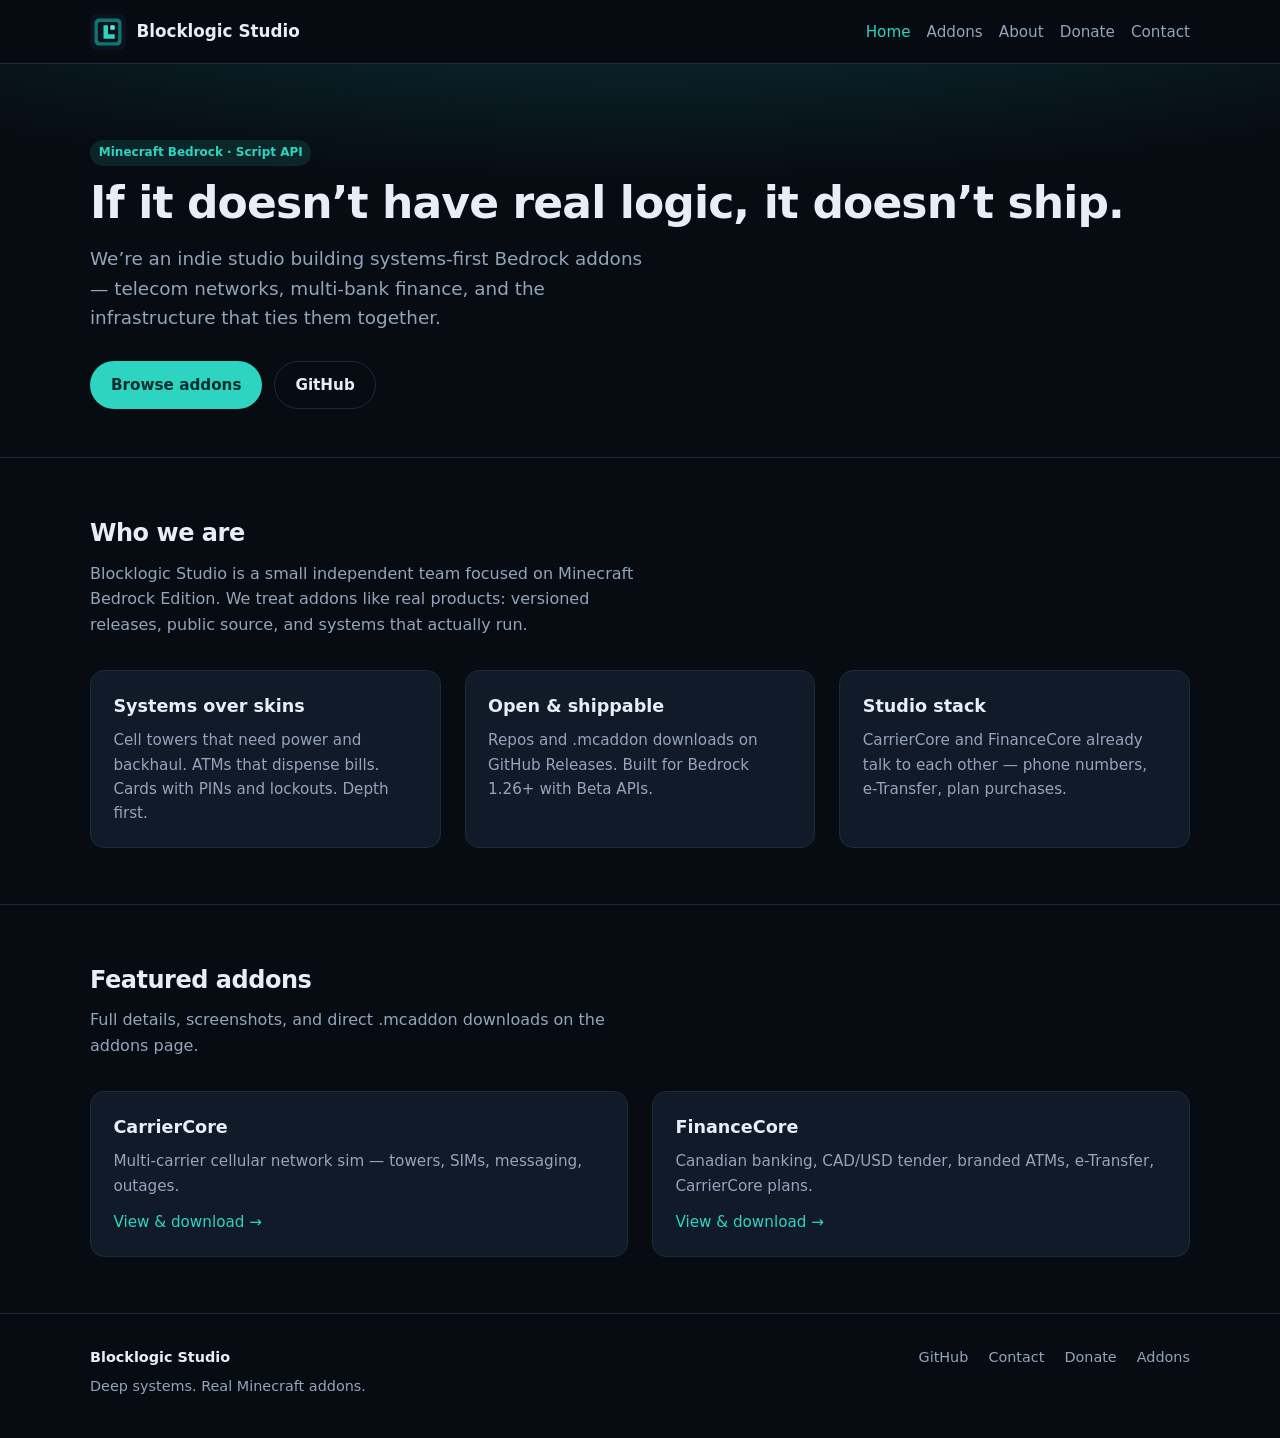
<file: index.html>
<!DOCTYPE html>
<html lang="en">
<head>
  <meta charset="utf-8" />
  <meta name="viewport" content="width=device-width, initial-scale=1" />
  <title>Blocklogic Studio — Minecraft Bedrock addons with real systems</title>
  <meta name="description" content="Blocklogic Studio builds deep-systems Minecraft Bedrock addons: CarrierCore telecom and FinanceCore banking. Download the latest packs free." />
  <meta name="keywords" content="Minecraft Bedrock, addon, Behavior Pack, CarrierCore, FinanceCore, Blocklogic Studio, Script API" />
  <meta name="author" content="Blocklogic Studio" />
  <meta name="robots" content="index, follow" />
  <link rel="canonical" href="https://blocklogic.studio/" />
  <link rel="icon" type="image/png" href="/assets/favicon.png" />
  <link rel="apple-touch-icon" href="/assets/favicon.png" />
  <meta property="og:type" content="website" />
  <meta property="og:site_name" content="Blocklogic Studio" />
  <meta property="og:title" content="Blocklogic Studio — Minecraft Bedrock systems addons" />
  <meta property="og:description" content="Deep-systems Bedrock addons: cellular networks, Canadian banking, CAD/USD tender, and more." />
  <meta property="og:url" content="https://blocklogic.studio/" />
  <meta property="og:image" content="https://blocklogic.studio/assets/og-image.png" />
  <meta name="twitter:card" content="summary_large_image" />
  <meta name="twitter:title" content="Blocklogic Studio" />
  <meta name="twitter:description" content="Minecraft Bedrock addons with real logic — CarrierCore & FinanceCore." />
  <meta name="twitter:image" content="https://blocklogic.studio/assets/og-image.png" />
  <link rel="stylesheet" href="/assets/styles.css" />
  <script type="application/ld+json">
  {
    "@context": "https://schema.org",
    "@type": "Organization",
    "name": "Blocklogic Studio",
    "url": "https://blocklogic.studio",
    "logo": "https://blocklogic.studio/assets/logo.svg",
    "description": "Indie studio building systems-driven Minecraft Bedrock Edition addons.",
    "sameAs": [
      "https://github.com/blocklogic-studios"
    ]
  }
  </script>
  <script type="application/ld+json">
  {
    "@context": "https://schema.org",
    "@type": "WebSite",
    "name": "Blocklogic Studio",
    "url": "https://blocklogic.studio",
    "potentialAction": {
      "@type": "SearchAction",
      "target": "https://blocklogic.studio/addons.html?q={search_term_string}",
      "query-input": "required name=search_term_string"
    }
  }
  </script>
</head>
<body>
  <header class="site-header">
    <div class="wrap nav">
      <a class="brand" href="/">
        <img src="/assets/logo.svg" width="36" height="36" alt="" />
        Blocklogic Studio
      </a>
      <ul class="nav-links">
        <li><a href="/" aria-current="page">Home</a></li>
        <li><a href="/addons.html">Addons</a></li>
        <li><a href="/about.html">About</a></li>
        <li><a href="/donate.html">Donate</a></li>
        <li><a href="/contact.html">Contact</a></li>
      </ul>
    </div>
  </header>

  <main>
    <section class="hero">
      <div class="wrap">
        <p class="tag">Minecraft Bedrock · Script API</p>
        <h1>If it doesn’t have real logic, it doesn’t ship.</h1>
        <p class="lead">
          We’re an indie studio building systems-first Bedrock addons —
          telecom networks, multi-bank finance, and the infrastructure that ties them together.
        </p>
        <div class="hero-actions">
          <a class="btn btn-primary" href="/addons.html">Browse addons</a>
          <a class="btn btn-ghost" href="https://github.com/blocklogic-studios" rel="noopener noreferrer">GitHub</a>
        </div>
      </div>
    </section>

    <section id="who">
      <div class="wrap">
        <h2 class="section-title">Who we are</h2>
        <p class="section-sub">
          Blocklogic Studio is a small independent team focused on Minecraft Bedrock Edition.
          We treat addons like real products: versioned releases, public source, and systems that actually run.
        </p>
        <div class="grid-2">
          <article class="card">
            <h3>Systems over skins</h3>
            <p>Cell towers that need power and backhaul. ATMs that dispense bills. Cards with PINs and lockouts. Depth first.</p>
          </article>
          <article class="card">
            <h3>Open &amp; shippable</h3>
            <p>Repos and .mcaddon downloads on GitHub Releases. Built for Bedrock 1.26+ with Beta APIs.</p>
          </article>
          <article class="card">
            <h3>Studio stack</h3>
            <p>CarrierCore and FinanceCore already talk to each other — phone numbers, e-Transfer, plan purchases.</p>
          </article>
        </div>
      </div>
    </section>

    <section id="featured">
      <div class="wrap">
        <h2 class="section-title">Featured addons</h2>
        <p class="section-sub">Full details, screenshots, and direct .mcaddon downloads on the addons page.</p>
        <div class="grid-2">
          <article class="card">
            <h3>CarrierCore</h3>
            <p>Multi-carrier cellular network sim — towers, SIMs, messaging, outages.</p>
            <p style="margin-top:0.75rem"><a href="/addons.html#carriercore">View &amp; download →</a></p>
          </article>
          <article class="card">
            <h3>FinanceCore</h3>
            <p>Canadian banking, CAD/USD tender, branded ATMs, e-Transfer, CarrierCore plans.</p>
            <p style="margin-top:0.75rem"><a href="/addons.html#financecore">View &amp; download →</a></p>
          </article>
        </div>
      </div>
    </section>
  </main>

  <footer class="site-footer">
    <div class="wrap footer-grid">
      <div>
        <strong style="color:var(--text)">Blocklogic Studio</strong>
        <p style="margin:0.35rem 0 0">Deep systems. Real Minecraft addons.</p>
      </div>
      <div class="socials">
        <a href="https://github.com/blocklogic-studios" rel="noopener noreferrer">GitHub</a>
        <a href="/contact.html">Contact</a>
        <a href="/donate.html">Donate</a>
        <a href="/addons.html">Addons</a>
      </div>
    </div>
  </footer>
</body>
</html>
</file>
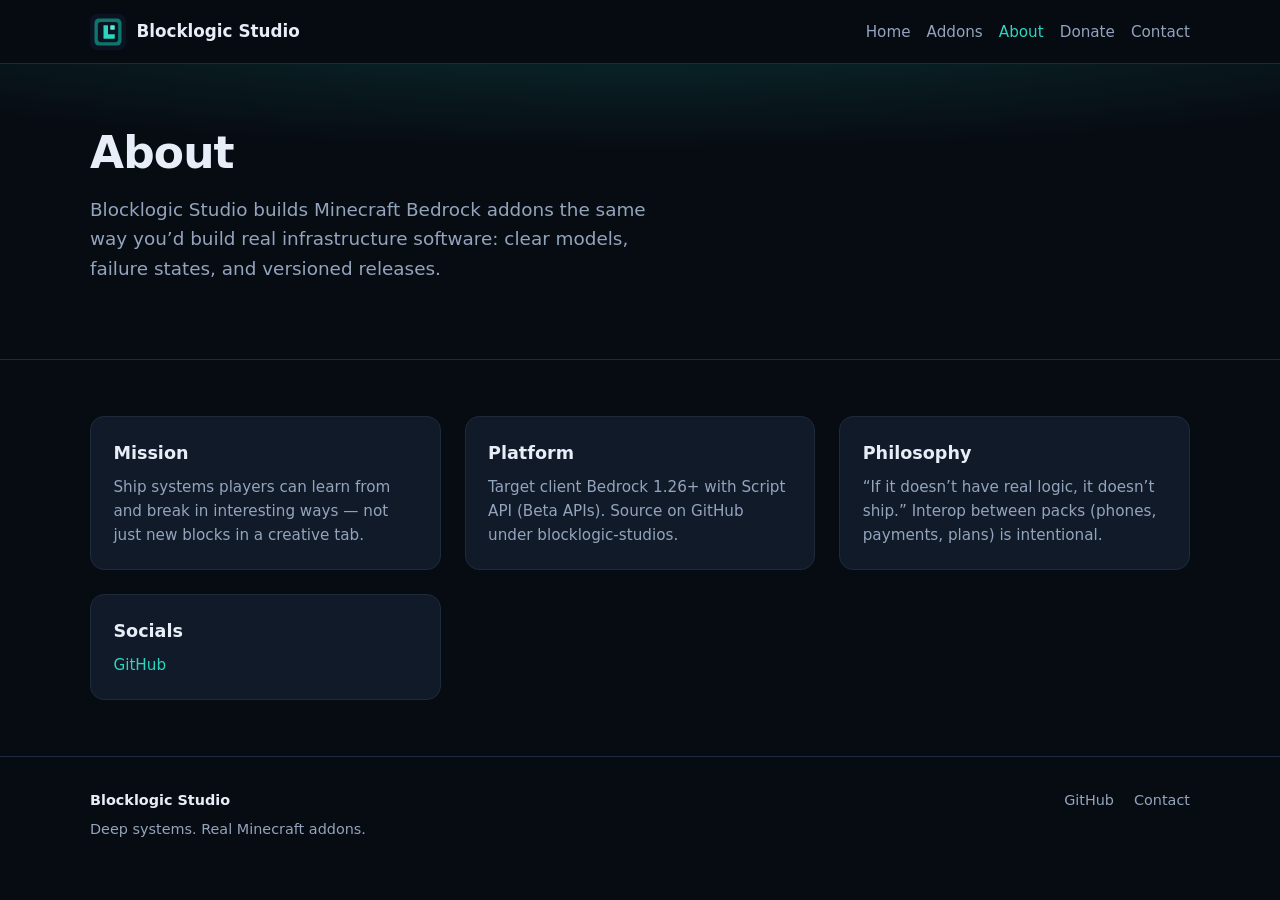
<file: about.html>
<!DOCTYPE html>
<html lang="en">
<head>
  <meta charset="utf-8" />
  <meta name="viewport" content="width=device-width, initial-scale=1" />
  <title>About — Blocklogic Studio</title>
  <meta name="description" content="About Blocklogic Studio: an indie Minecraft Bedrock addon studio focused on deep systems and public releases." />
  <meta name="robots" content="index, follow" />
  <link rel="canonical" href="https://blocklogic.studio/about.html" />
  <link rel="icon" type="image/png" href="/assets/favicon.png" />
  <meta property="og:title" content="About Blocklogic Studio" />
  <meta property="og:url" content="https://blocklogic.studio/about.html" />
  <meta property="og:image" content="https://blocklogic.studio/assets/og-image.png" />
  <link rel="stylesheet" href="/assets/styles.css" />
</head>
<body>
  <header class="site-header">
    <div class="wrap nav">
      <a class="brand" href="/">
        <img src="/assets/logo.svg" width="36" height="36" alt="" />
        Blocklogic Studio
      </a>
      <ul class="nav-links">
        <li><a href="/">Home</a></li>
        <li><a href="/addons.html">Addons</a></li>
        <li><a href="/about.html" aria-current="page">About</a></li>
        <li><a href="/donate.html">Donate</a></li>
        <li><a href="/contact.html">Contact</a></li>
      </ul>
    </div>
  </header>

  <main>
    <section class="hero">
      <div class="wrap">
        <h1>About</h1>
        <p class="lead">
          Blocklogic Studio builds Minecraft Bedrock addons the same way you’d build real infrastructure software:
          clear models, failure states, and versioned releases.
        </p>
      </div>
    </section>
    <section>
      <div class="wrap">
        <div class="grid-2">
          <article class="card">
            <h3>Mission</h3>
            <p>Ship systems players can learn from and break in interesting ways — not just new blocks in a creative tab.</p>
          </article>
          <article class="card">
            <h3>Platform</h3>
            <p>Target client Bedrock 1.26+ with Script API (Beta APIs). Source on GitHub under blocklogic-studios.</p>
          </article>
          <article class="card">
            <h3>Philosophy</h3>
            <p>“If it doesn’t have real logic, it doesn’t ship.” Interop between packs (phones, payments, plans) is intentional.</p>
          </article>
          <article class="card">
            <h3>Socials</h3>
            <p>
              <a href="https://github.com/blocklogic-studios" rel="noopener noreferrer">GitHub</a>
            </p>
          </article>
        </div>
      </div>
    </section>
  </main>

  <footer class="site-footer">
    <div class="wrap footer-grid">
      <div>
        <strong style="color:var(--text)">Blocklogic Studio</strong>
        <p style="margin:0.35rem 0 0">Deep systems. Real Minecraft addons.</p>
      </div>
      <div class="socials">
        <a href="https://github.com/blocklogic-studios" rel="noopener noreferrer">GitHub</a>
        <a href="/contact.html">Contact</a>
      </div>
    </div>
  </footer>
</body>
</html>
</file>
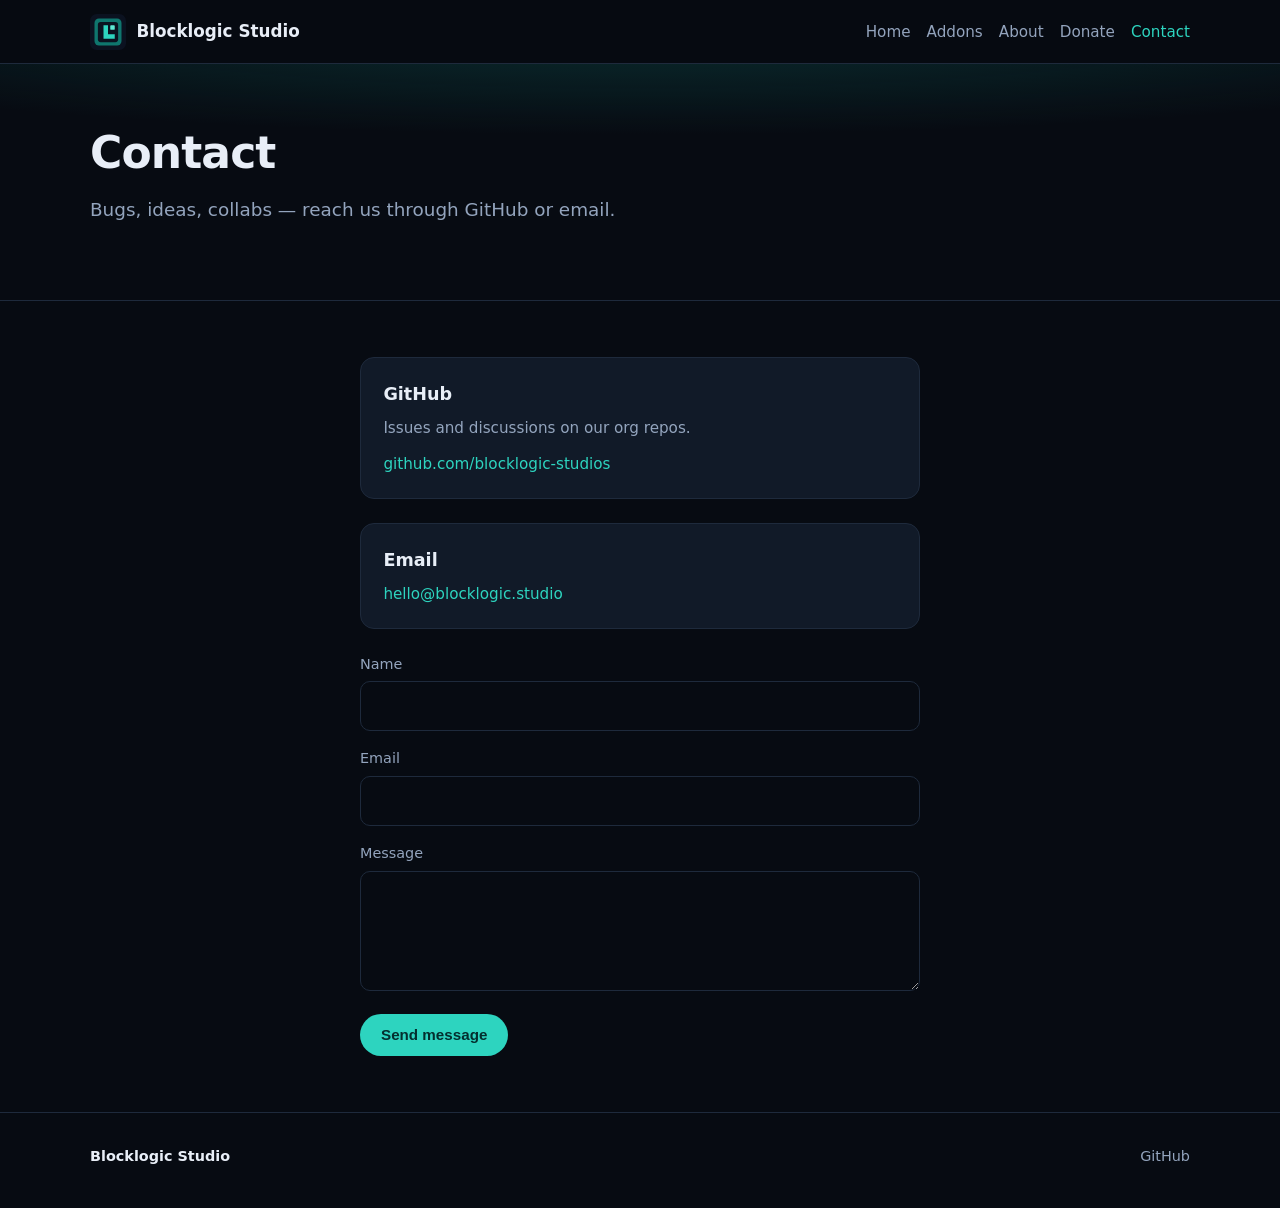
<file: contact.html>
<!DOCTYPE html>
<html lang="en">
<head>
  <meta charset="utf-8" />
  <meta name="viewport" content="width=device-width, initial-scale=1" />
  <title>Contact — Blocklogic Studio</title>
  <meta name="description" content="Contact Blocklogic Studio for addon support, collabs, or press." />
  <meta name="robots" content="index, follow" />
  <link rel="canonical" href="https://blocklogic.studio/contact.html" />
  <link rel="icon" type="image/png" href="/assets/favicon.png" />
  <link rel="stylesheet" href="/assets/styles.css" />
</head>
<body>
  <header class="site-header">
    <div class="wrap nav">
      <a class="brand" href="/">
        <img src="/assets/logo.svg" width="36" height="36" alt="" />
        Blocklogic Studio
      </a>
      <ul class="nav-links">
        <li><a href="/">Home</a></li>
        <li><a href="/addons.html">Addons</a></li>
        <li><a href="/about.html">About</a></li>
        <li><a href="/donate.html">Donate</a></li>
        <li><a href="/contact.html" aria-current="page">Contact</a></li>
      </ul>
    </div>
  </header>

  <main>
    <section class="hero">
      <div class="wrap">
        <h1>Contact</h1>
        <p class="lead">Bugs, ideas, collabs — reach us through GitHub or email.</p>
      </div>
    </section>
    <section>
      <div class="wrap" style="max-width:560px">
        <div class="card" style="margin-bottom:1.5rem">
          <h3>GitHub</h3>
          <p>Issues and discussions on our org repos.</p>
          <p style="margin-top:0.75rem">
            <a href="https://github.com/blocklogic-studios" rel="noopener noreferrer">github.com/blocklogic-studios</a>
          </p>
        </div>
        <div class="card" style="margin-bottom:1.5rem">
          <h3>Email</h3>
          <p><a href="mailto:hello@blocklogic.studio">hello@blocklogic.studio</a></p>
        </div>
        <form action="mailto:hello@blocklogic.studio" method="post" enctype="text/plain">
          <label for="name">Name</label>
          <input id="name" name="name" type="text" autocomplete="name" required />
          <label for="email">Email</label>
          <input id="email" name="email" type="email" autocomplete="email" required />
          <label for="message">Message</label>
          <textarea id="message" name="message" required></textarea>
          <button class="btn btn-primary" type="submit">Send message</button>
        </form>
      </div>
    </section>
  </main>

  <footer class="site-footer">
    <div class="wrap footer-grid">
      <div>
        <strong style="color:var(--text)">Blocklogic Studio</strong>
      </div>
      <div class="socials">
        <a href="https://github.com/blocklogic-studios" rel="noopener noreferrer">GitHub</a>
      </div>
    </div>
  </footer>
</body>
</html>
</file>
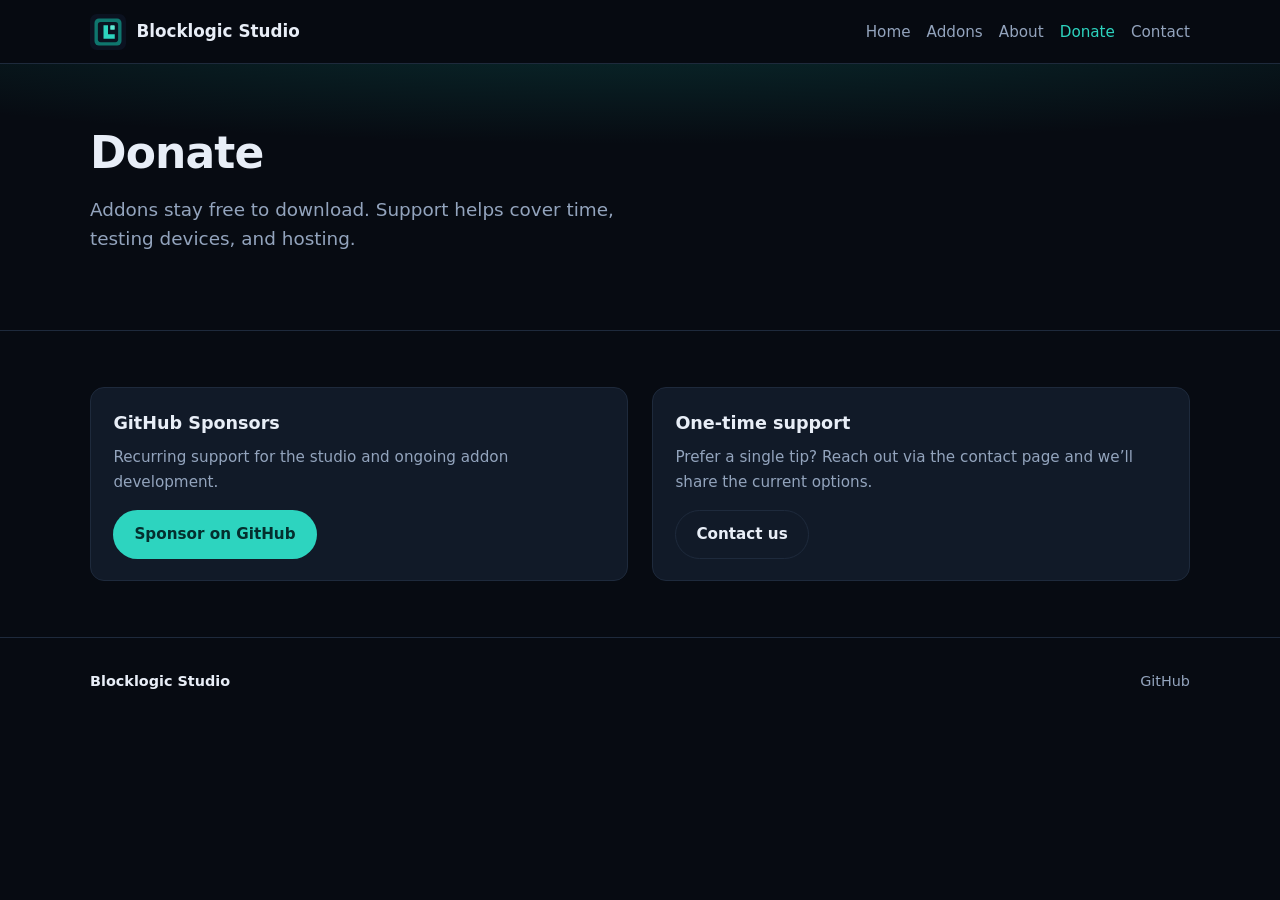
<file: donate.html>
<!DOCTYPE html>
<html lang="en">
<head>
  <meta charset="utf-8" />
  <meta name="viewport" content="width=device-width, initial-scale=1" />
  <title>Donate — Blocklogic Studio</title>
  <meta name="description" content="Support Blocklogic Studio. Donations help fund more Minecraft Bedrock systems addons." />
  <meta name="robots" content="index, follow" />
  <link rel="canonical" href="https://blocklogic.studio/donate.html" />
  <link rel="icon" type="image/png" href="/assets/favicon.png" />
  <link rel="stylesheet" href="/assets/styles.css" />
</head>
<body>
  <header class="site-header">
    <div class="wrap nav">
      <a class="brand" href="/">
        <img src="/assets/logo.svg" width="36" height="36" alt="" />
        Blocklogic Studio
      </a>
      <ul class="nav-links">
        <li><a href="/">Home</a></li>
        <li><a href="/addons.html">Addons</a></li>
        <li><a href="/about.html">About</a></li>
        <li><a href="/donate.html" aria-current="page">Donate</a></li>
        <li><a href="/contact.html">Contact</a></li>
      </ul>
    </div>
  </header>

  <main>
    <section class="hero">
      <div class="wrap">
        <h1>Donate</h1>
        <p class="lead">
          Addons stay free to download. Support helps cover time, testing devices, and hosting.
        </p>
      </div>
    </section>
    <section>
      <div class="wrap">
        <div class="grid-2">
          <article class="card">
            <h3>GitHub Sponsors</h3>
            <p>Recurring support for the studio and ongoing addon development.</p>
            <p style="margin-top:1rem">
              <a class="btn btn-primary" href="https://github.com/sponsors/blocklogic-studios" rel="noopener noreferrer">Sponsor on GitHub</a>
            </p>
          </article>
          <article class="card">
            <h3>One-time support</h3>
            <p>Prefer a single tip? Reach out via the contact page and we’ll share the current options.</p>
            <p style="margin-top:1rem">
              <a class="btn btn-ghost" href="/contact.html">Contact us</a>
            </p>
          </article>
        </div>
      </div>
    </section>
  </main>

  <footer class="site-footer">
    <div class="wrap footer-grid">
      <div><strong style="color:var(--text)">Blocklogic Studio</strong></div>
      <div class="socials">
        <a href="https://github.com/blocklogic-studios" rel="noopener noreferrer">GitHub</a>
      </div>
    </div>
  </footer>
</body>
</html>
</file>
<file: assets/styles.css>
:root {
  --bg: #070b12;
  --bg-elev: #0d1420;
  --bg-card: #111a28;
  --border: #1e2a3c;
  --text: #e8eef7;
  --muted: #93a4bd;
  --accent: #2dd4bf;
  --accent-dim: #0f766e;
  --accent-soft: rgba(45, 212, 191, 0.12);
  --danger: #f87171;
  --radius: 14px;
  --font: "Segoe UI", system-ui, -apple-system, sans-serif;
  --mono: ui-monospace, "Cascadia Code", monospace;
  --max: 1100px;
}

*, *::before, *::after { box-sizing: border-box; }
html { scroll-behavior: smooth; }
body {
  margin: 0;
  font-family: var(--font);
  background: var(--bg);
  color: var(--text);
  line-height: 1.6;
  min-height: 100vh;
}
a { color: var(--accent); text-decoration: none; }
a:hover { text-decoration: underline; }
img { max-width: 100%; height: auto; display: block; }

.wrap { width: min(100% - 2rem, var(--max)); margin-inline: auto; }

/* Nav */
.site-header {
  position: sticky; top: 0; z-index: 50;
  background: rgba(7, 11, 18, 0.9);
  backdrop-filter: blur(12px);
  border-bottom: 1px solid var(--border);
}
.nav {
  display: flex; align-items: center; justify-content: space-between;
  gap: 1rem; padding: 0.85rem 0; flex-wrap: wrap;
}
.brand {
  display: flex; align-items: center; gap: 0.65rem;
  color: var(--text); font-weight: 700; font-size: 1.05rem;
  text-decoration: none;
}
.brand img, .brand svg { width: 36px; height: 36px; }
.brand:hover { text-decoration: none; color: var(--accent); }
.nav-links {
  display: flex; flex-wrap: wrap; gap: 0.35rem 1rem;
  list-style: none; margin: 0; padding: 0;
}
.nav-links a {
  color: var(--muted); font-size: 0.95rem; font-weight: 500;
}
.nav-links a:hover, .nav-links a[aria-current="page"] {
  color: var(--accent); text-decoration: none;
}

/* Hero */
.hero {
  padding: 4rem 0 3rem;
  background:
    radial-gradient(ellipse 80% 50% at 50% -20%, rgba(15, 118, 110, 0.35), transparent),
    var(--bg);
}
.hero h1 {
  font-size: clamp(2rem, 5vw, 2.75rem);
  line-height: 1.15; margin: 0 0 1rem;
  letter-spacing: -0.02em;
}
.hero .lead {
  font-size: 1.15rem; color: var(--muted); max-width: 36rem; margin: 0 0 1.75rem;
}
.hero-actions { display: flex; flex-wrap: wrap; gap: 0.75rem; }

/* Buttons */
.btn {
  display: inline-flex; align-items: center; justify-content: center;
  gap: 0.4rem; padding: 0.7rem 1.25rem;
  border-radius: 999px; font-weight: 600; font-size: 0.95rem;
  border: 1px solid transparent; cursor: pointer;
  text-decoration: none; transition: 0.15s ease;
}
.btn:hover { text-decoration: none; transform: translateY(-1px); }
.btn-primary {
  background: var(--accent); color: #042f2e;
}
.btn-primary:hover { background: #5eead4; color: #042f2e; }
.btn-ghost {
  background: transparent; color: var(--text);
  border-color: var(--border);
}
.btn-ghost:hover { border-color: var(--accent); color: var(--accent); }

/* Sections */
section { padding: 3.5rem 0; }
section + section { border-top: 1px solid var(--border); }
.section-title {
  font-size: 1.5rem; margin: 0 0 0.5rem; letter-spacing: -0.02em;
}
.section-sub { color: var(--muted); margin: 0 0 2rem; max-width: 36rem; }

.grid-2 {
  display: grid; gap: 1.5rem;
  grid-template-columns: repeat(auto-fit, minmax(260px, 1fr));
}
.card {
  background: var(--bg-card);
  border: 1px solid var(--border);
  border-radius: var(--radius);
  padding: 1.35rem 1.4rem;
}
.card h3 { margin: 0 0 0.5rem; font-size: 1.1rem; }
.card p { margin: 0; color: var(--muted); font-size: 0.95rem; }

/* Addon cards */
.addon-card {
  background: var(--bg-card);
  border: 1px solid var(--border);
  border-radius: var(--radius);
  overflow: hidden;
  display: flex; flex-direction: column;
}
.addon-media {
  aspect-ratio: 16 / 9;
  background: var(--bg-elev);
  border-bottom: 1px solid var(--border);
  display: flex; align-items: center; justify-content: center;
  color: var(--muted); font-size: 0.9rem;
  position: relative;
}
.addon-media img {
  width: 100%; height: 100%; object-fit: cover;
}
.addon-media .placeholder {
  padding: 1rem; text-align: center;
}
.addon-body { padding: 1.25rem 1.35rem 1.5rem; flex: 1; display: flex; flex-direction: column; gap: 0.75rem; }
.addon-body h2 { margin: 0; font-size: 1.25rem; }
.addon-meta { font-size: 0.85rem; color: var(--muted); }
.addon-desc { color: var(--muted); margin: 0; flex: 1; }
.patches {
  margin: 0; padding-left: 1.1rem; color: var(--muted); font-size: 0.9rem;
}
.patches li { margin-bottom: 0.25rem; }
.tag {
  display: inline-block; font-size: 0.75rem; font-weight: 600;
  padding: 0.2rem 0.55rem; border-radius: 999px;
  background: var(--accent-soft); color: var(--accent);
}

/* Forms */
label { display: block; font-size: 0.9rem; margin-bottom: 0.35rem; color: var(--muted); }
input, textarea {
  width: 100%; padding: 0.7rem 0.85rem;
  border-radius: 10px; border: 1px solid var(--border);
  background: var(--bg); color: var(--text); font: inherit;
  margin-bottom: 1rem;
}
input:focus, textarea:focus {
  outline: 2px solid var(--accent-dim); border-color: var(--accent);
}
textarea { min-height: 120px; resize: vertical; }

/* Footer */
.site-footer {
  border-top: 1px solid var(--border);
  padding: 2rem 0 2.5rem;
  color: var(--muted); font-size: 0.9rem;
}
.footer-grid {
  display: flex; flex-wrap: wrap; gap: 1.5rem;
  justify-content: space-between; align-items: flex-start;
}
.socials { display: flex; flex-wrap: wrap; gap: 0.75rem 1.25rem; }
.socials a { color: var(--muted); }
.socials a:hover { color: var(--accent); }

.note {
  font-size: 0.85rem; color: var(--muted);
  background: var(--bg-elev); border: 1px dashed var(--border);
  border-radius: 10px; padding: 0.85rem 1rem; margin-top: 1rem;
}
</file>
